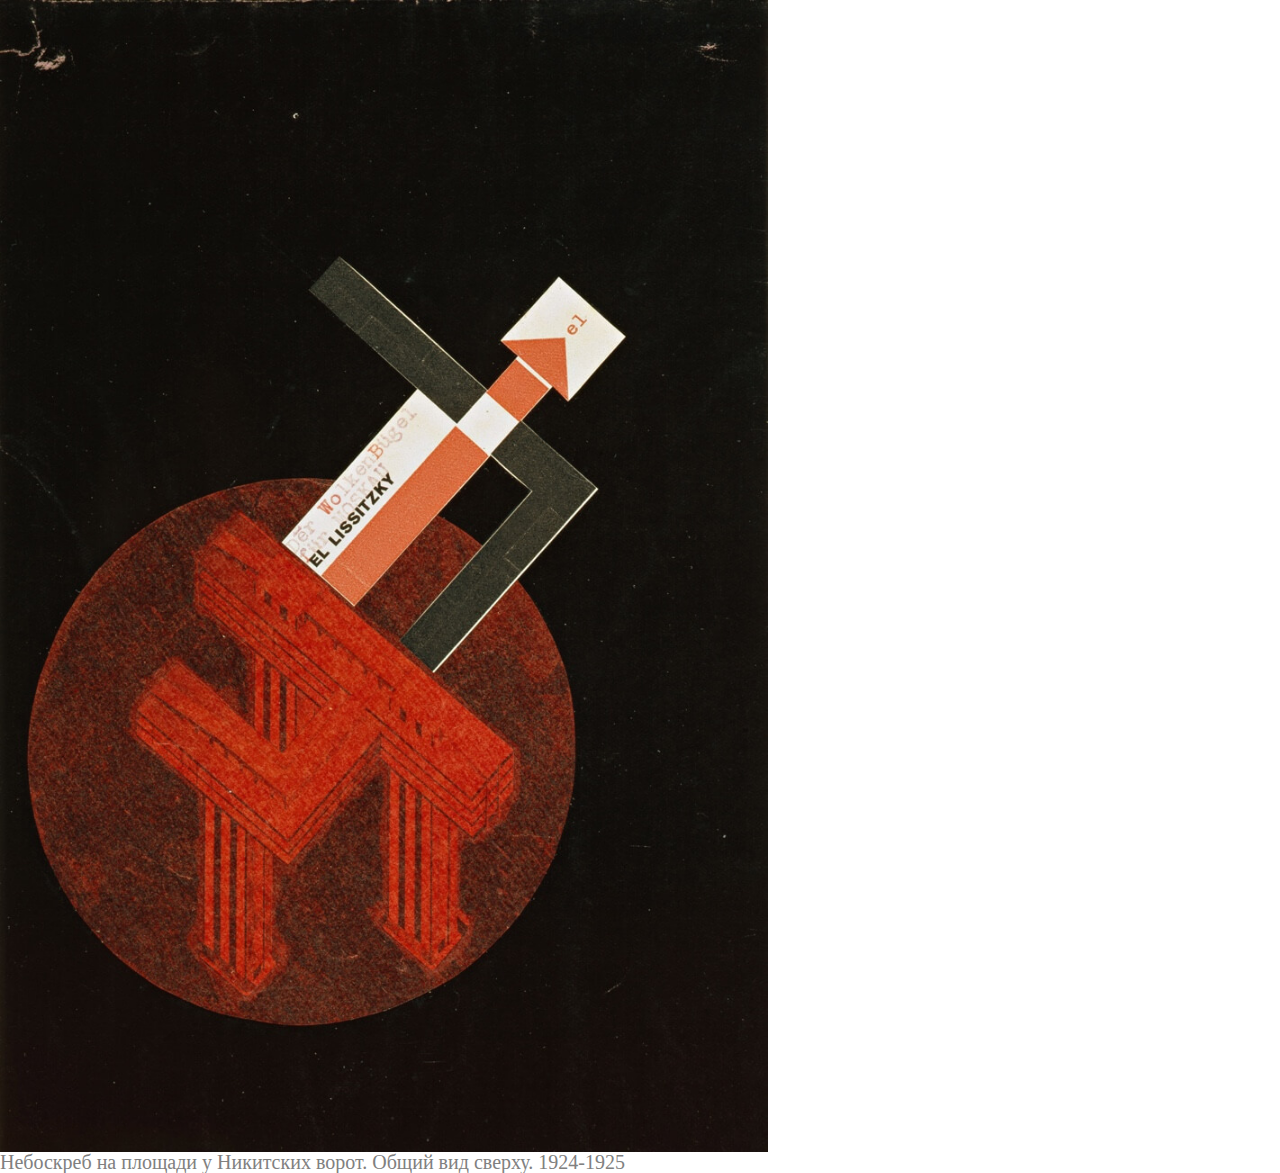
<file: worksfullsize/pic1.html>
<!DOCTYPE html>
<html lang="en" dir="ltr">
  <head>
    <meta charset="utf-8">
    <title>Небоскреб на площади у Никитских ворот. Общий вид сверху</title>
    <link rel="stylesheet" href="worksfs.css">
  </head>
  <body>
      <div class="picfs">
        <img src="workspics/pic1fs.jpg" alt="">
      </div>
      <div class="namefs">
        <p>Небоскреб на площади у Никитских ворот. Общий вид сверху. 1924-1925</p>
      </div>
  </body>
</html>
</file>
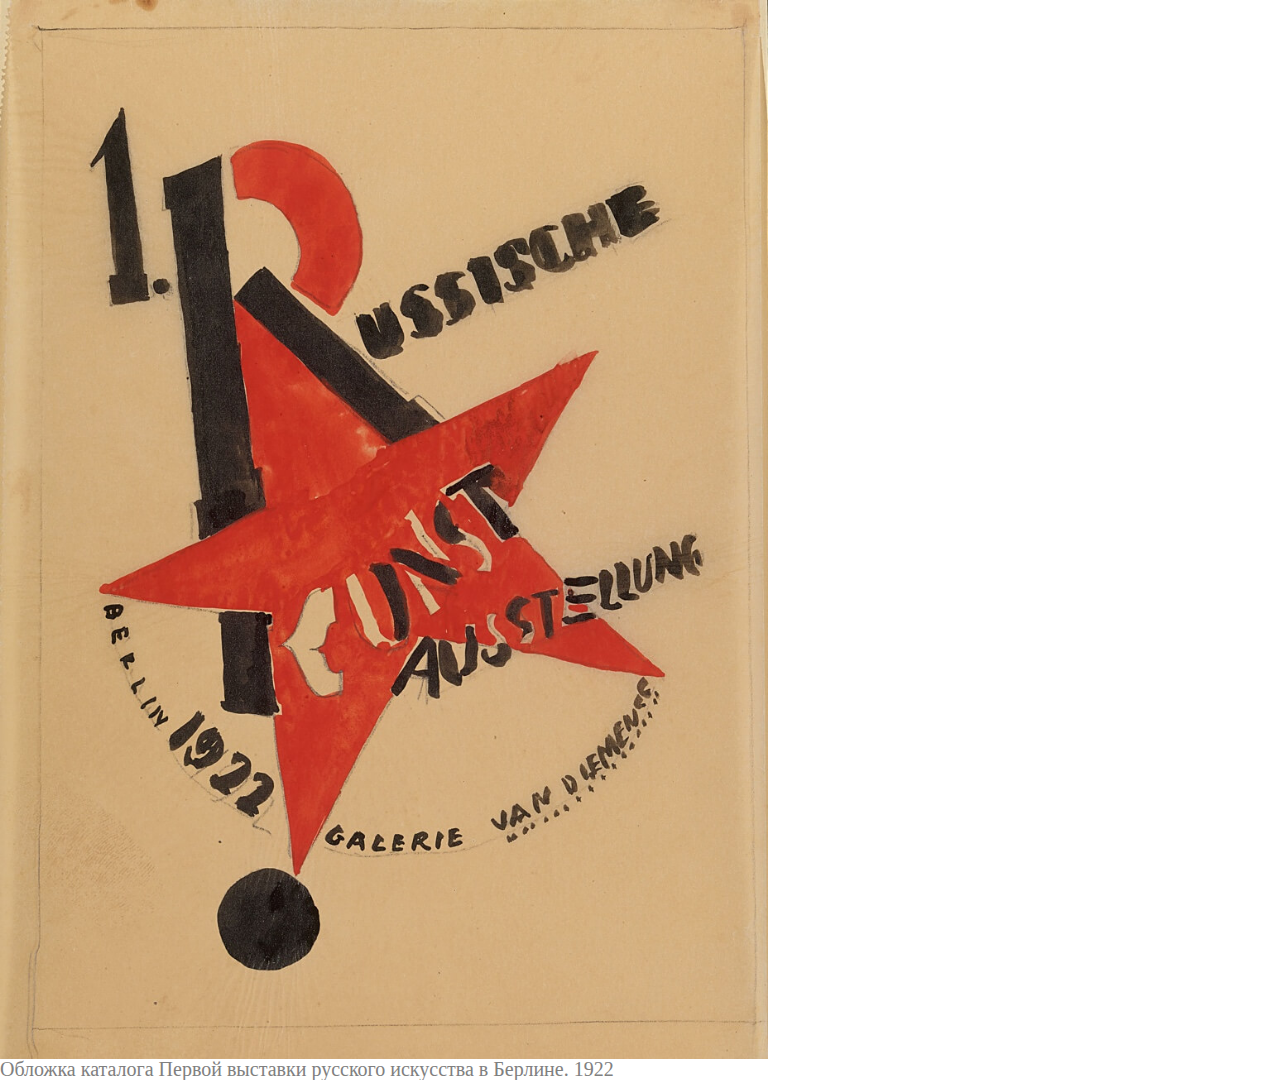
<file: worksfullsize/pic2.html>
<!DOCTYPE html>
<html lang="en" dir="ltr">
  <head>
    <meta charset="utf-8">
    <title>Обложка каталога Первой выставки русского искусства в Берлине</title>
    <link rel="stylesheet" href="worksfs.css">
  </head>
  <body>
    <div class="picfs">
      <img src="workspics/pic2fs.jpg" alt="">
    </div>
    <div class="namefs">
      <p>Обложка каталога Первой выставки русского искусства в Берлине. 1922</p>
    </div>
  </body>
</html>
</file>
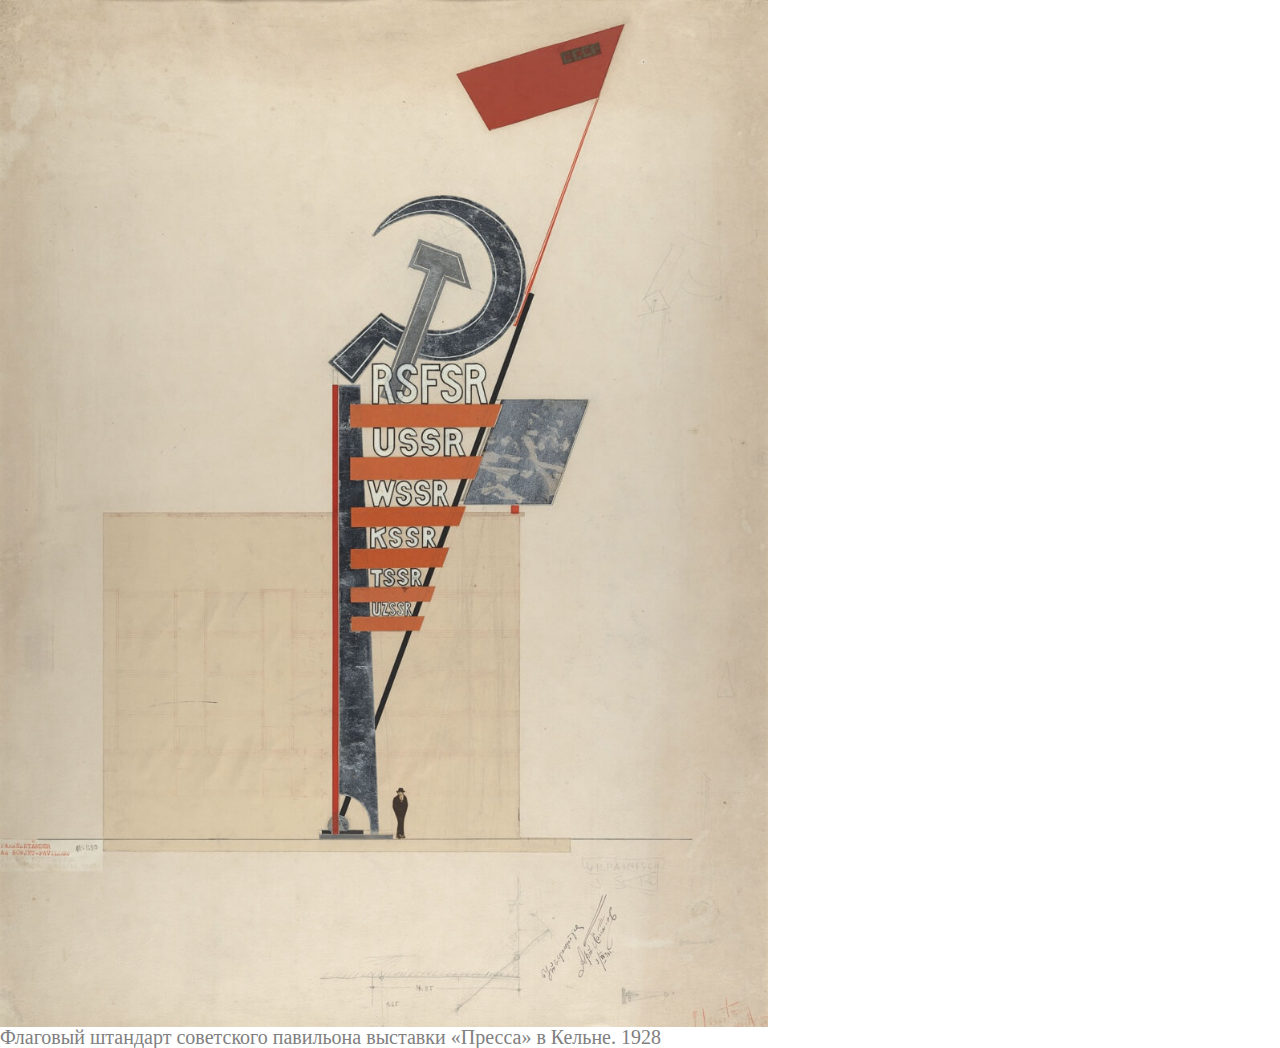
<file: worksfullsize/pic3.html>
<!DOCTYPE html>
<html lang="en" dir="ltr">
  <head>
    <meta charset="utf-8">
    <title>Флаговый штандарт советского павильона выставки «Пресса» в Кельне</title>
    <link rel="stylesheet" href="worksfs.css">
  </head>
  <body>
    <div class="picfs">
      <img src="workspics/pic3fs.jpg" alt="">
    </div>
    <div class="namefs">
      <p>Флаговый штандарт советского павильона выставки «Пресса» в Кельне. 1928</p>
    </div>
  </body>
</html>
</file>
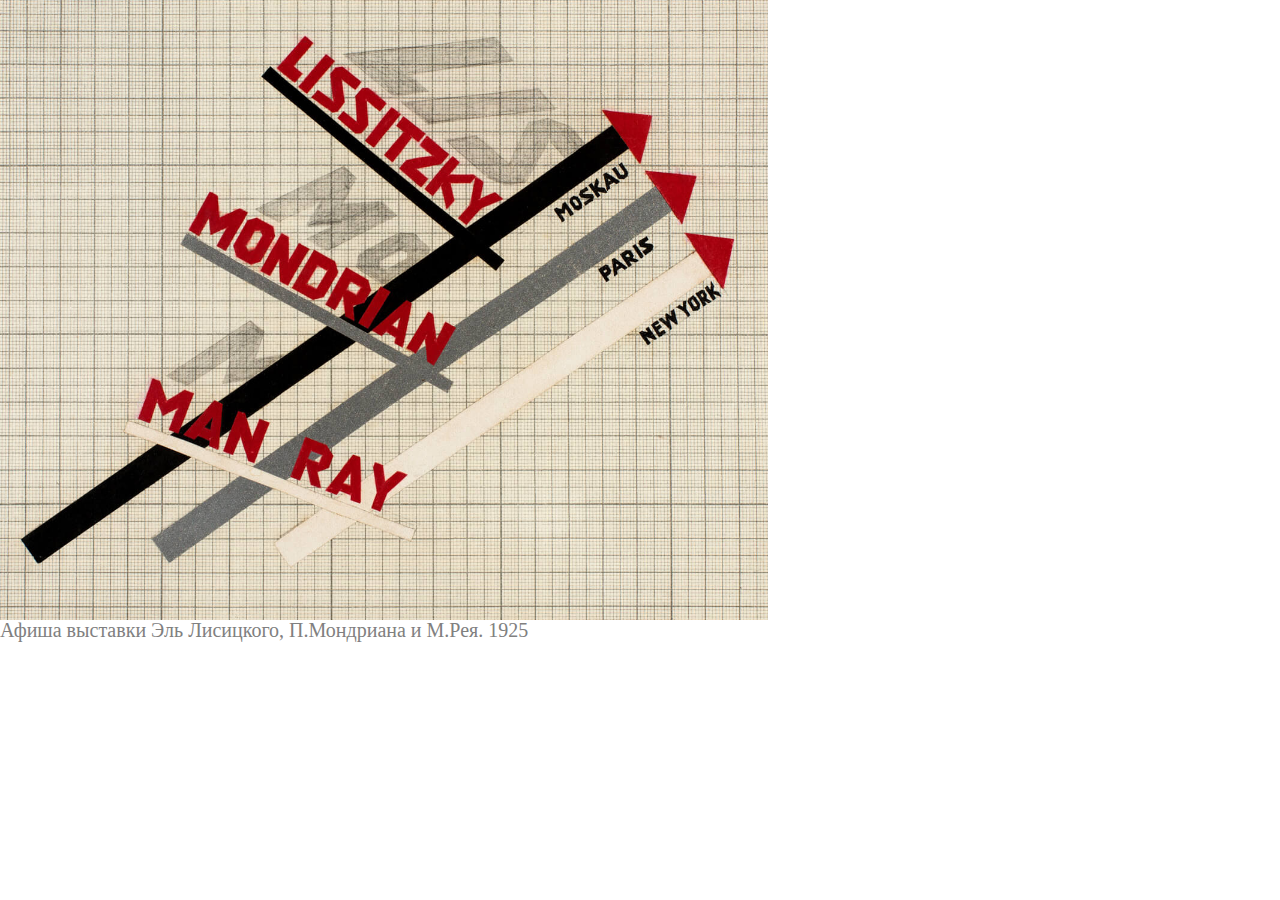
<file: worksfullsize/pic4.html>
<!DOCTYPE html>
<html lang="en" dir="ltr">
  <head>
    <meta charset="utf-8">
    <title>Афиша выставки Эль Лисицкого, П.Мондриана и М.Рея</title>
    <link rel="stylesheet" href="worksfs.css">
  </head>
  <body>
    <div class="picfs">
      <img src="workspics/pic4fs.jpg" alt="">
    </div>
    <div class="namefs">
      <p>Афиша выставки Эль Лисицкого, П.Мондриана и М.Рея. 1925</p>
    </div>
  </body>
</html>
</file>
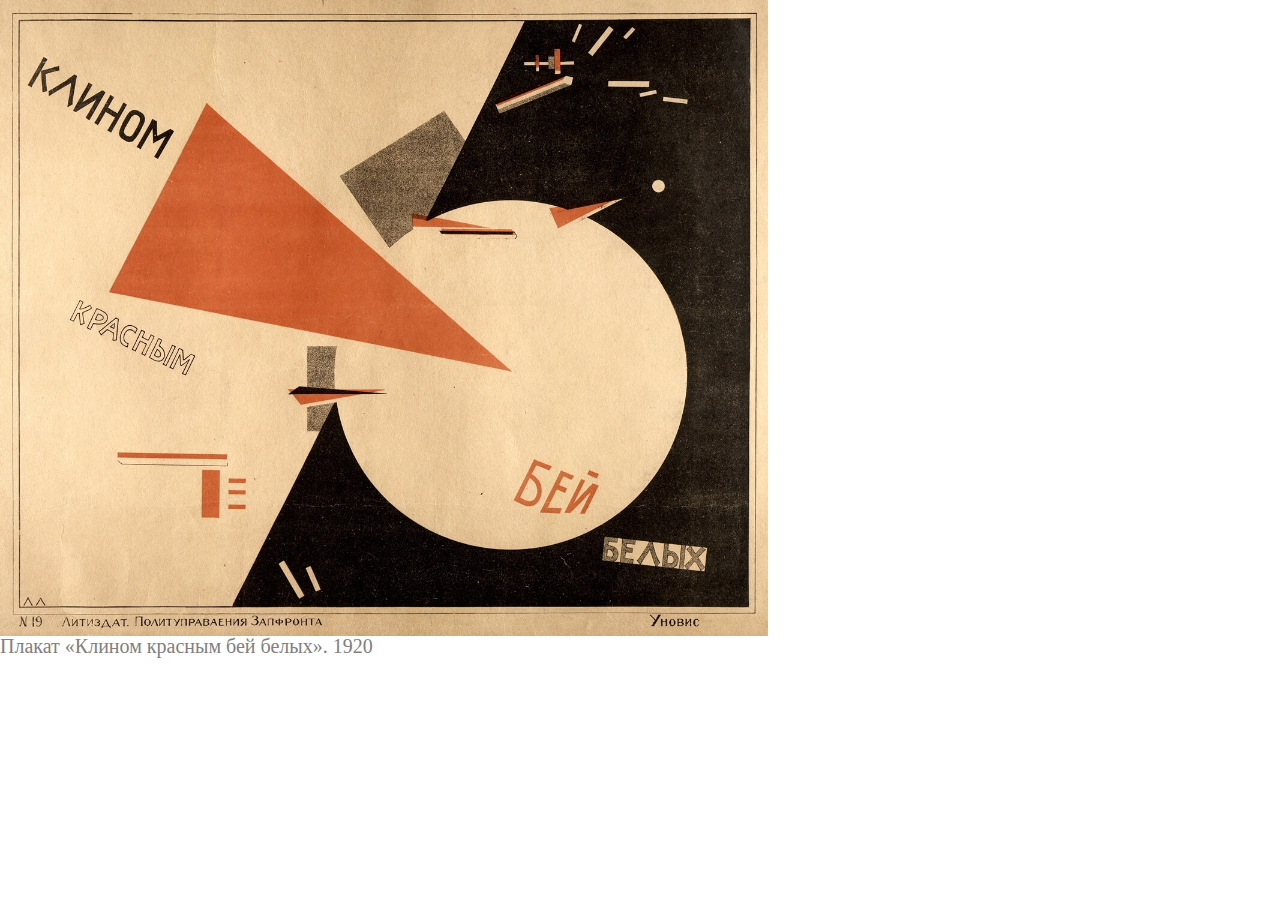
<file: worksfullsize/pic5.html>
<!DOCTYPE html>
<html lang="en" dir="ltr">
  <head>
    <meta charset="utf-8">
    <title>Плакат «Клином красным бей белых»</title>
    <link rel="stylesheet" href="worksfs.css">
  </head>
  <body>
    <div class="picfs">
      <img src="workspics/pic5fs.jpg" alt="">
    </div>
    <div class="namefs">
      <p>Плакат «Клином красным бей белых». 1920</p>
    </div>
  </body>
</html>
</file>
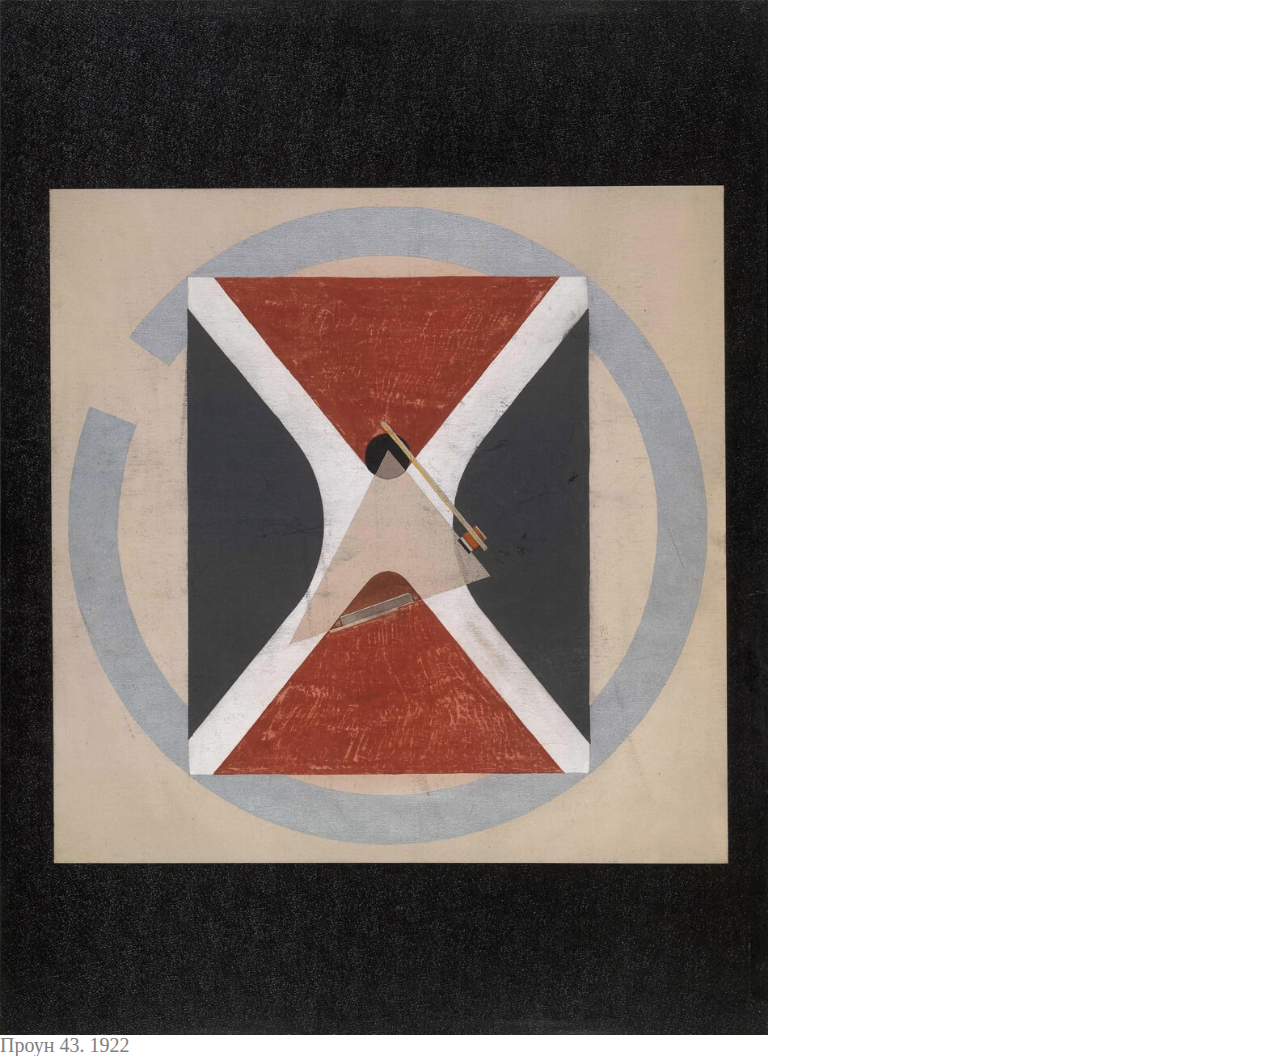
<file: worksfullsize/pic6.html>
<!DOCTYPE html>
<html lang="en" dir="ltr">
  <head>
    <meta charset="utf-8">
    <title>Проун 43</title>
    <link rel="stylesheet" href="worksfs.css">
  </head>
  <body>
    <div class="picfs">
      <img src="workspics/pic6fs.jpg" alt="">
    </div>
    <div class="namefs">
      <p>Проун 43. 1922</p>
    </div>
  </body>
</html>
</file>
<file: worksfullsize/worksfs.css>
.picfs > img {
  display: flex;

  width: inherit;
}

.namefs {
  display: flex;

  color: grey;

  font-family: "Helvetica Neue";
  font-size: 20px;
}

@media (min-width: 360px)  {
  .picfs > img {
    display: flex;

    width: 360px;
  }
}
@media (min-width: 768px)  {
  .picfs > img {
    display: flex;

    width: 768px;
  }
}

@media (min-width: 1024px)  {
  .picfs > img {
    display: flex;

    width: 768px;
  }
}

@media (min-width: 1440px)  {
  .picfs > img {
    display: flex;

    width: 768px;
  }
}


/* http://meyerweb.com/eric/tools/css/reset/
   v2.0 | 20110126
   License: none (public domain)
*/

html, body, div, span, applet, object, iframe,
h1, h2, h3, h4, h5, h6, p, blockquote, pre,
a, abbr, acronym, address, big, cite, code,
del, dfn, em, img, ins, kbd, q, s, samp,
small, strike, strong, sub, sup, tt, var,
b, u, i, center,
dl, dt, dd, ol, ul, li,
fieldset, form, label, legend,
table, caption, tbody, tfoot, thead, tr, th, td,
article, aside, canvas, details, embed,
figure, figcaption, footer, header, hgroup,
menu, nav, output, ruby, section, summary,
time, mark, audio, video {
	margin: 0;
	padding: 0;

	vertical-align: baseline;

	border: 0;

	font: inherit;
	font-size: 100%;
}
/* HTML5 display-role reset for older browsers */
article, aside, details, figcaption, figure,
footer, header, hgroup, menu, nav, section {
	display: block;
}
body {
	line-height: 1;
}
ol, ul {
	list-style: none;
}
blockquote, q {
	quotes: none;
}
blockquote:before, blockquote:after,
q:before, q:after {
	content: '';
	content: none;
}
table {
	border-spacing: 0;

	border-collapse: collapse;
}
</file>
